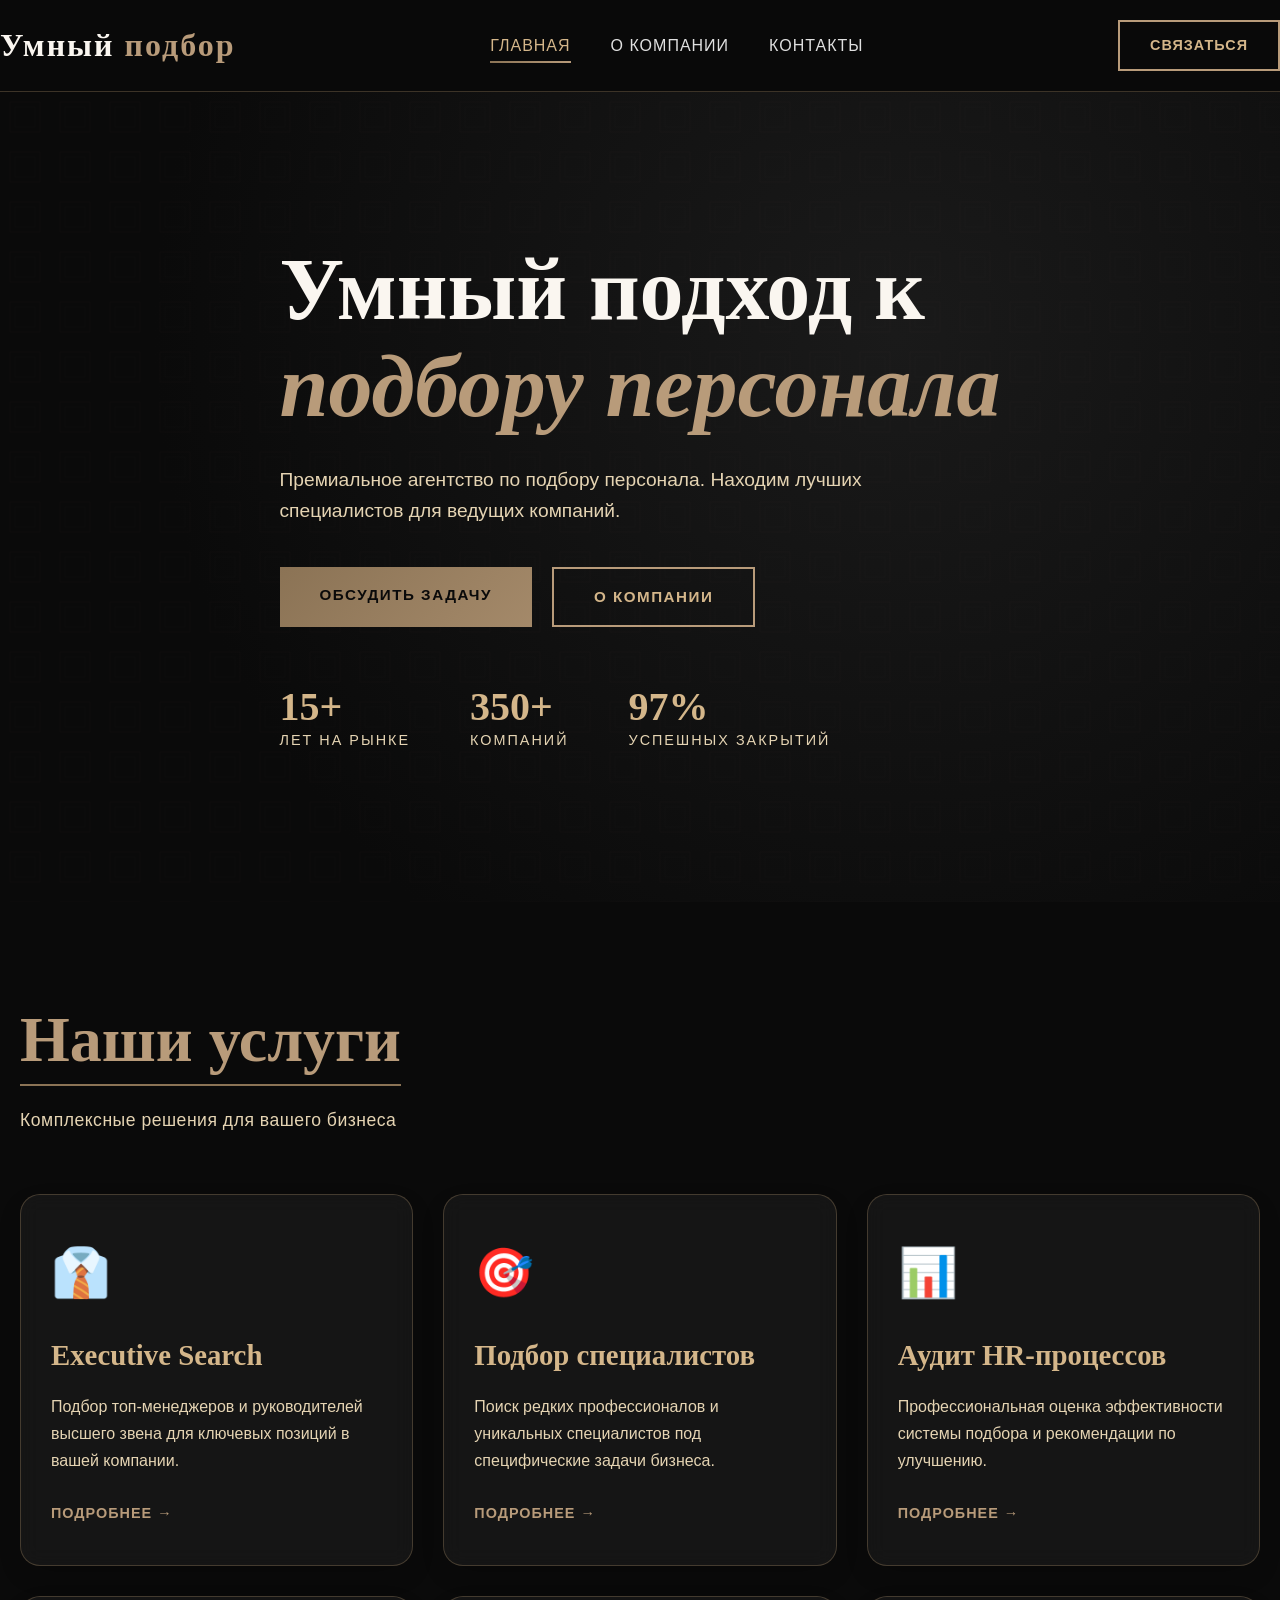
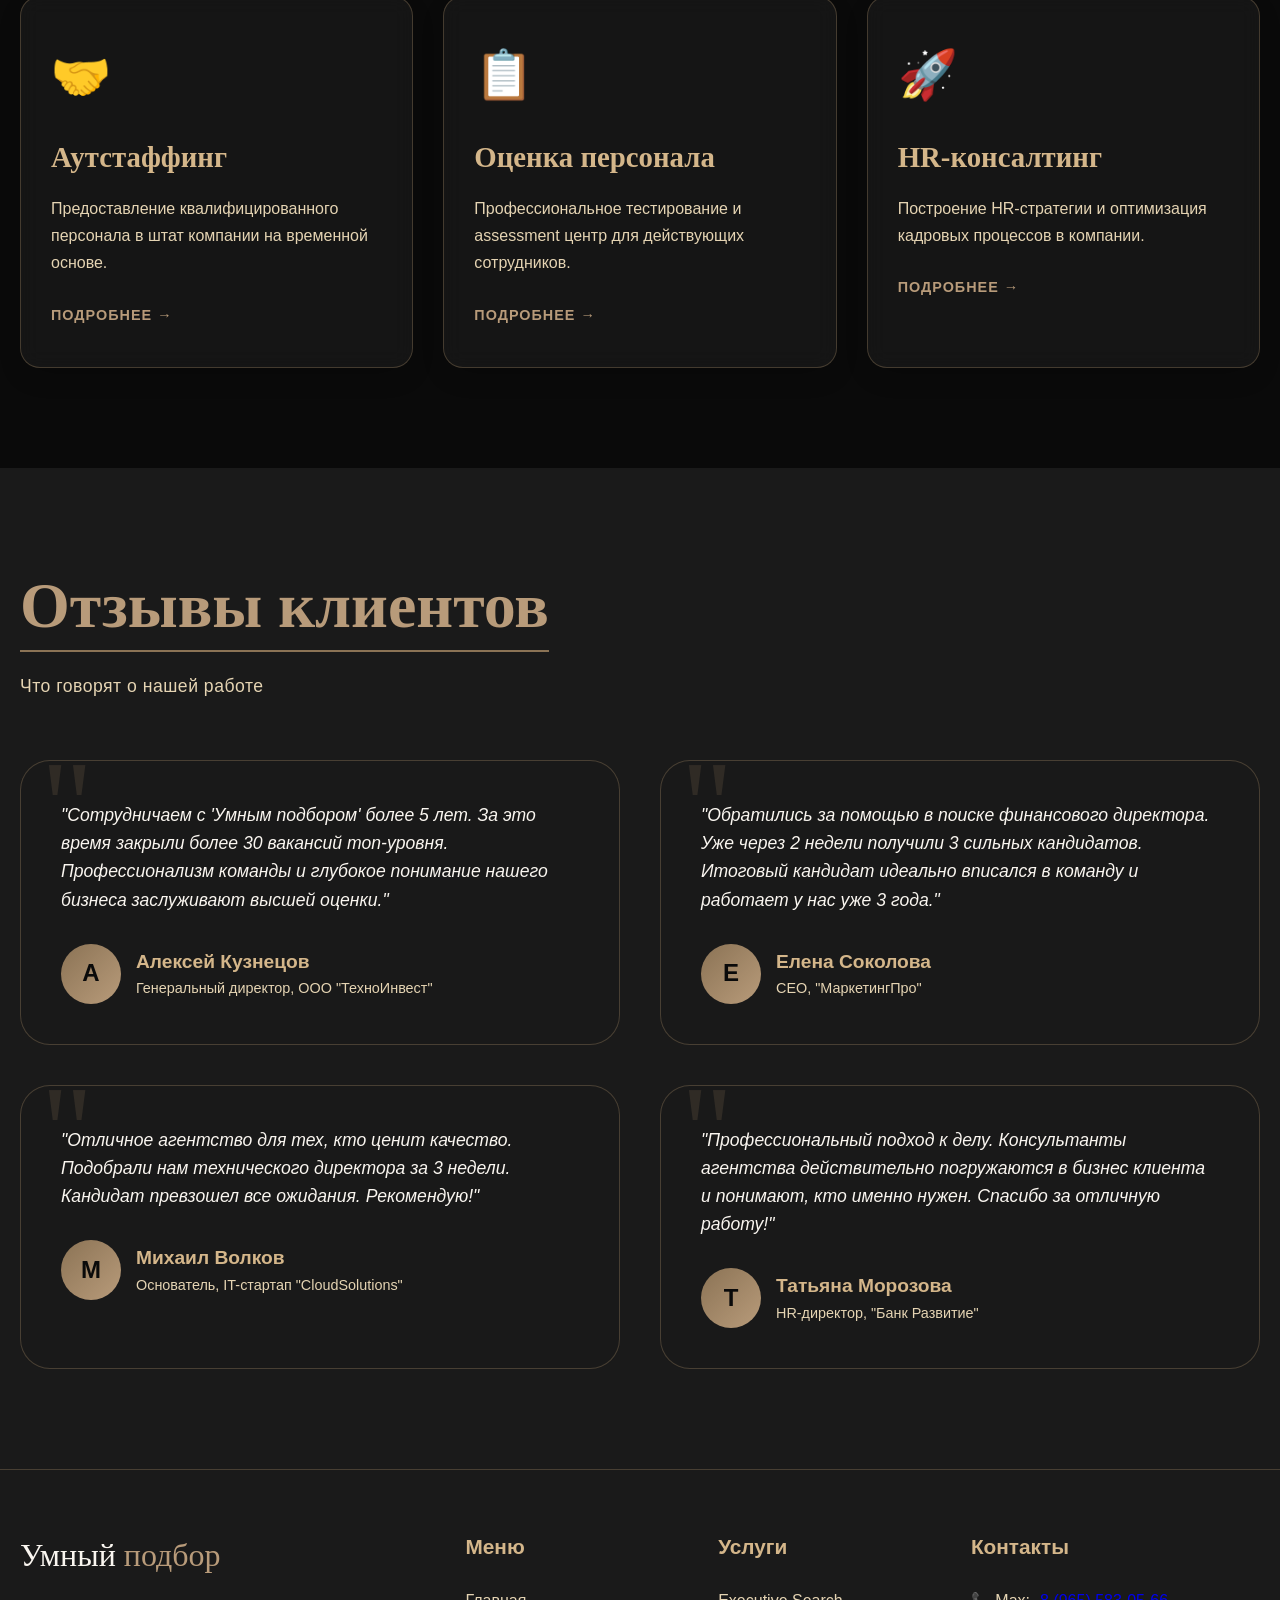
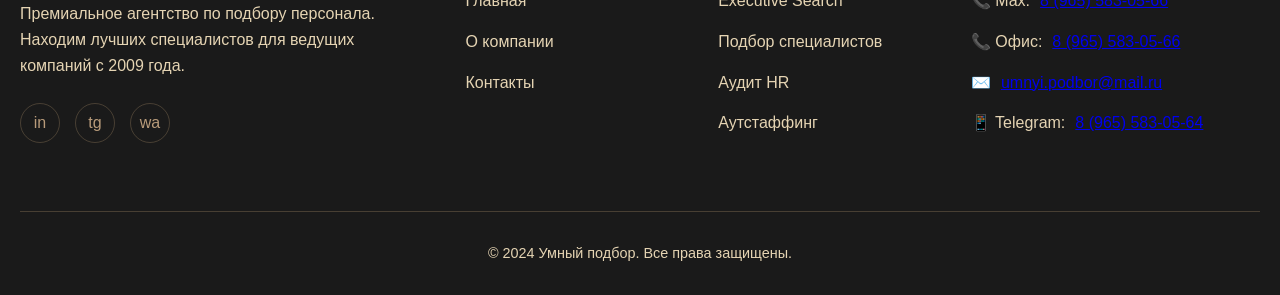
<file: index.html>
<!DOCTYPE html>
<html lang="ru">
<head>
    <meta charset="UTF-8">
    <meta name="viewport" content="width=device-width, initial-scale=1.0">
    <title>Умный подбор | Главная</title>
    <link rel="stylesheet" href="style.css">
</head>
<body>
<!-- Хедер -->
<header class="header" id="header">
    <div class="container header-container">
        <a href="index.html" class="logo">Умный<span> подбор</span></a>

        <nav class="nav">
            <a href="index.html" class="nav-link active">Главная</a>
            <a href="about.html" class="nav-link">О компании</a>
            <a href="contacts.html" class="nav-link">Контакты</a>
        </nav>

        <a href="contacts.html" class="header-cta">Связаться</a>

        <div class="burger" id="burger">
            <span></span>
            <span></span>
            <span></span>
        </div>
    </div>

    <!-- Мобильная навигация -->
    <div class="mobile-nav" id="mobileNav">
        <a href="index.html" class="nav-link active">Главная</a>
        <a href="about.html" class="nav-link">О компании</a>
        <a href="contacts.html" class="nav-link">Контакты</a>
    </div>
</header>

<main>
    <!-- Герой -->
    <section class="hero">
        <div class="container hero-content">
            <h1 class="hero-title fade-up">
                Умный подход к<br>
                <span class="gold-text">подбору персонала</span>
            </h1>
            <p class="hero-description fade-up">Премиальное агентство по подбору персонала. Находим лучших специалистов для ведущих компаний.</p>

            <div class="hero-buttons fade-up">
                <a href="contacts.html" class="btn btn-primary">Обсудить задачу</a>
                <a href="about.html" class="btn btn-outline">О компании</a>
            </div>

            <div class="hero-stats fade-up">
                <div class="stat-item">
                    <span class="stat-number">15+</span>
                    <span class="stat-label">Лет на рынке</span>
                </div>
                <div class="stat-item">
                    <span class="stat-number">350+</span>
                    <span class="stat-label">Компаний</span>
                </div>
                <div class="stat-item">
                    <span class="stat-number">97%</span>
                    <span class="stat-label">Успешных закрытий</span>
                </div>
            </div>
        </div>
    </section>

    <!-- Услуги -->
    <section class="section" id="services">
        <div class="container">
            <h2 class="section-title fade-up"><span>Наши услуги</span></h2>
            <p class="section-subtitle fade-up">Комплексные решения для вашего бизнеса</p>

            <div class="services-grid">
                <article class="service-card fade-up">
                    <div class="service-icon">👔</div>
                    <h3>Executive Search</h3>
                    <p>Подбор топ-менеджеров и руководителей высшего звена для ключевых позиций в вашей компании.</p>
                    <a href="#" class="service-link">Подробнее →</a>
                </article>

                <article class="service-card fade-up">
                    <div class="service-icon">🎯</div>
                    <h3>Подбор специалистов</h3>
                    <p>Поиск редких профессионалов и уникальных специалистов под специфические задачи бизнеса.</p>
                    <a href="#" class="service-link">Подробнее →</a>
                </article>

                <article class="service-card fade-up">
                    <div class="service-icon">📊</div>
                    <h3>Аудит HR-процессов</h3>
                    <p>Профессиональная оценка эффективности системы подбора и рекомендации по улучшению.</p>
                    <a href="#" class="service-link">Подробнее →</a>
                </article>

                <article class="service-card fade-up">
                    <div class="service-icon">🤝</div>
                    <h3>Аутстаффинг</h3>
                    <p>Предоставление квалифицированного персонала в штат компании на временной основе.</p>
                    <a href="#" class="service-link">Подробнее →</a>
                </article>

                <article class="service-card fade-up">
                    <div class="service-icon">📋</div>
                    <h3>Оценка персонала</h3>
                    <p>Профессиональное тестирование и assessment центр для действующих сотрудников.</p>
                    <a href="#" class="service-link">Подробнее →</a>
                </article>

                <article class="service-card fade-up">
                    <div class="service-icon">🚀</div>
                    <h3>HR-консалтинг</h3>
                    <p>Построение HR-стратегии и оптимизация кадровых процессов в компании.</p>
                    <a href="#" class="service-link">Подробнее →</a>
                </article>
            </div>
        </div>
    </section>

    <!-- Отзывы на главной -->
    <section class="section" style="background: var(--rich-black);">
        <div class="container">
            <h2 class="section-title fade-up"><span>Отзывы клиентов</span></h2>
            <p class="section-subtitle fade-up">Что говорят о нашей работе</p>

            <div class="testimonials-grid">
                <div class="testimonial-card fade-up">
                    <p class="testimonial-text">"Сотрудничаем с 'Умным подбором' более 5 лет. За это время закрыли более 30 вакансий топ-уровня. Профессионализм команды и глубокое понимание нашего бизнеса заслуживают высшей оценки."</p>
                    <div class="testimonial-author">
                        <div class="author-avatar">А</div>
                        <div class="author-info">
                            <h4>Алексей Кузнецов</h4>
                            <p>Генеральный директор, ООО "ТехноИнвест"</p>
                        </div>
                    </div>
                </div>

                <div class="testimonial-card fade-up">
                    <p class="testimonial-text">"Обратились за помощью в поиске финансового директора. Уже через 2 недели получили 3 сильных кандидатов. Итоговый кандидат идеально вписался в команду и работает у нас уже 3 года."</p>
                    <div class="testimonial-author">
                        <div class="author-avatar">Е</div>
                        <div class="author-info">
                            <h4>Елена Соколова</h4>
                            <p>CEO, "МаркетингПро"</p>
                        </div>
                    </div>
                </div>

                <div class="testimonial-card fade-up">
                    <p class="testimonial-text">"Отличное агентство для тех, кто ценит качество. Подобрали нам технического директора за 3 недели. Кандидат превзошел все ожидания. Рекомендую!"</p>
                    <div class="testimonial-author">
                        <div class="author-avatar">М</div>
                        <div class="author-info">
                            <h4>Михаил Волков</h4>
                            <p>Основатель, IT-стартап "CloudSolutions"</p>
                        </div>
                    </div>
                </div>

                <div class="testimonial-card fade-up">
                    <p class="testimonial-text">"Профессиональный подход к делу. Консультанты агентства действительно погружаются в бизнес клиента и понимают, кто именно нужен. Спасибо за отличную работу!"</p>
                    <div class="testimonial-author">
                        <div class="author-avatar">Т</div>
                        <div class="author-info">
                            <h4>Татьяна Морозова</h4>
                            <p>HR-директор, "Банк Развитие"</p>
                        </div>
                    </div>
                </div>
            </div>
        </div>
    </section>
</main>

<!-- Футер -->
<footer class="footer">
    <div class="container">
        <div class="footer-grid">
            <div class="footer-about">
                <a href="index.html" class="footer-logo">Умный<span> подбор</span></a>
                <p>Премиальное агентство по подбору персонала. Находим лучших специалистов для ведущих компаний с 2009 года.</p>
                <div class="social-links">
                    <a href="#" class="social-link">in</a>
                    <a href="#" class="social-link">tg</a>
                    <a href="#" class="social-link">wa</a>
                </div>
            </div>

            <div>
                <h3>Меню</h3>
                <ul class="footer-links">
                    <li><a href="index.html">Главная</a></li>
                    <li><a href="about.html">О компании</a></li>
                    <li><a href="contacts.html">Контакты</a></li>
                </ul>
            </div>

            <div>
                <h3>Услуги</h3>
                <ul class="footer-links">
                    <li><a href="#">Executive Search</a></li>
                    <li><a href="#">Подбор специалистов</a></li>
                    <li><a href="#">Аудит HR</a></li>
                    <li><a href="#">Аутстаффинг</a></li>
                </ul>
            </div>

            <div>
                <h3>Контакты</h3>
                <div class="footer-contacts">
                    <p>📞 Max: <a href="tel:+79655830566">8 (965) 583-05-66</a></p>
                    <p>📞 Офис: <a href="tel:+79655830566">8 (965) 583-05-66</a></p>
                    <p>✉️ <a href="mailto:umnyi.podbor@mail.ru">umnyi.podbor@mail.ru</a></p>
                    <p>📱 Telegram: <a href="https://t.me/+79655830564">8 (965) 583-05-64</a></p>
                </div>
            </div>
        </div>

        <div class="footer-bottom">
            <p>© 2024 Умный подбор. Все права защищены.</p>
        </div>
    </div>
</footer>

<script>
    // Бургер-меню
    const burger = document.getElementById('burger');
    const mobileNav = document.getElementById('mobileNav');

    burger.addEventListener('click', () => {
        mobileNav.classList.toggle('active');
        burger.classList.toggle('active');
    });

    // Анимация при скролле
    const fadeElements = document.querySelectorAll('.fade-up');

    const observer = new IntersectionObserver((entries) => {
        entries.forEach(entry => {
            if (entry.isIntersecting) {
                entry.target.classList.add('visible');
            }
        });
    }, { threshold: 0.1 });

    fadeElements.forEach(element => {
        observer.observe(element);
    });

    // Подсветка активного пункта меню
    const currentLocation = window.location.pathname;
    const navLinks = document.querySelectorAll('.nav-link');

    navLinks.forEach(link => {
        if (link.getAttribute('href') === currentLocation.split('/').pop() ||
            (currentLocation.endsWith('/') && link.getAttribute('href') === 'index.html')) {
            link.classList.add('active');
        }
    });
</script>
</body>
</html>
</file>
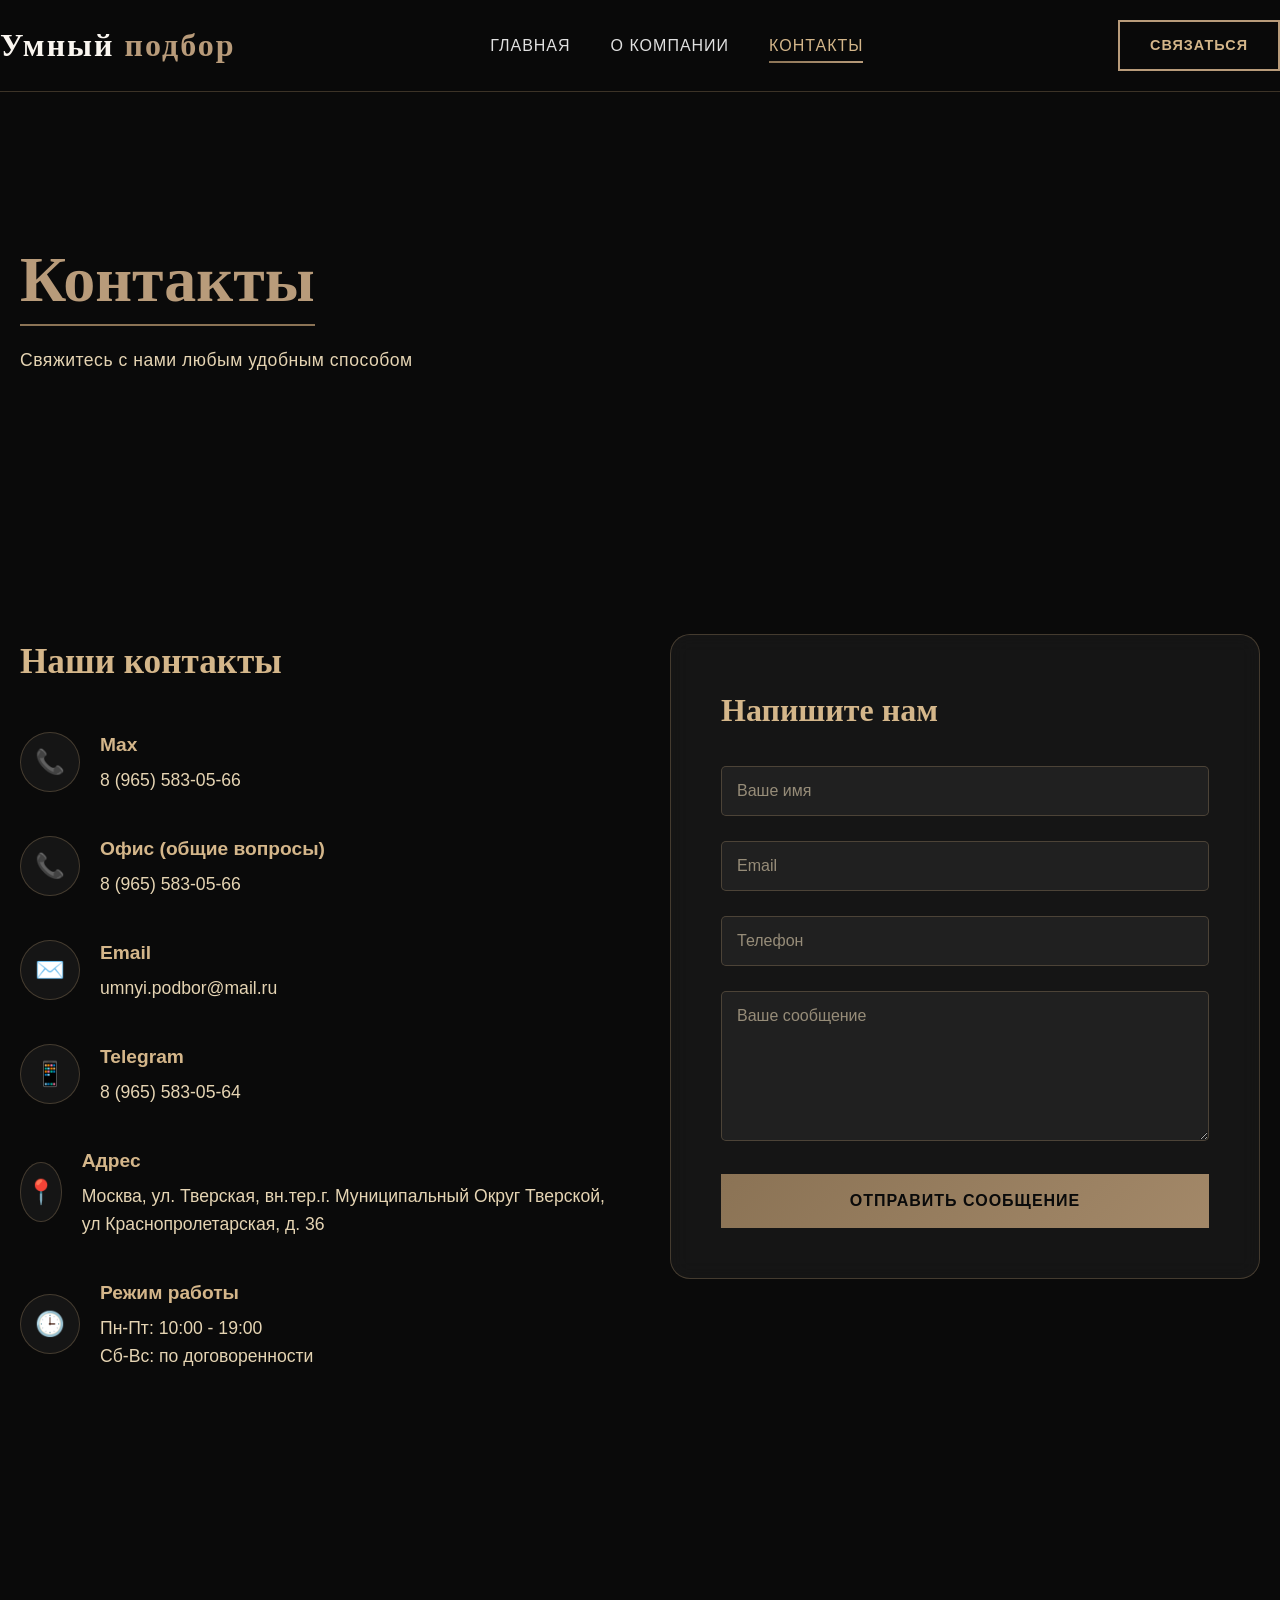
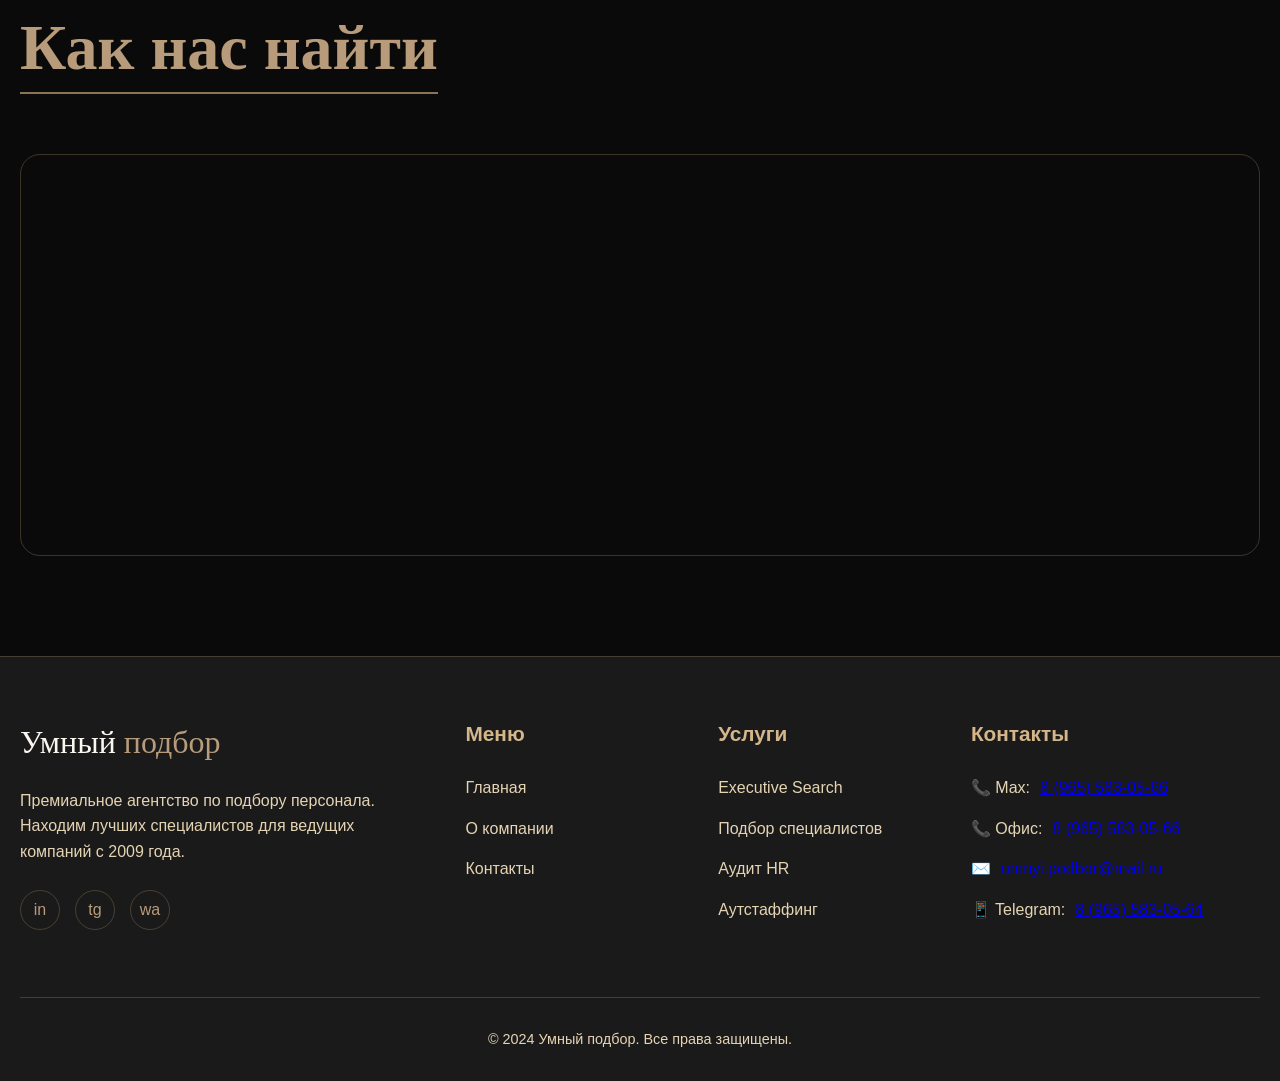
<file: contacts.html>
<!DOCTYPE html>
<html lang="ru">
<head>
    <meta charset="UTF-8">
    <meta name="viewport" content="width=device-width, initial-scale=1.0">
    <title>Умный подбор | Контакты</title>
    <link rel="stylesheet" href="style.css">
</head>
<body>
<!-- Хедер -->
<header class="header" id="header">
    <div class="container header-container">
        <a href="index.html" class="logo">Умный<span> подбор</span></a>

        <nav class="nav">
            <a href="index.html" class="nav-link">Главная</a>
            <a href="about.html" class="nav-link">О компании</a>
            <a href="contacts.html" class="nav-link active">Контакты</a>
        </nav>

        <a href="contacts.html" class="header-cta">Связаться</a>

        <div class="burger" id="burger">
            <span></span>
            <span></span>
            <span></span>
        </div>
    </div>

    <div class="mobile-nav" id="mobileNav">
        <a href="index.html" class="nav-link">Главная</a>
        <a href="about.html" class="nav-link">О компании</a>
        <a href="contacts.html" class="nav-link active">Контакты</a>
    </div>
</header>

<main>
    <!-- Заголовок -->
    <section class="section" style="padding-top: 150px;">
        <div class="container">
            <h1 class="section-title fade-up"><span>Контакты</span></h1>
            <p class="section-subtitle fade-up">Свяжитесь с нами любым удобным способом</p>
        </div>
    </section>

    <!-- Контактная информация и форма -->
    <section class="section">
        <div class="container">
            <div class="contact-grid">
                <div class="contact-info fade-up">
                    <h2 style="font-family: 'Playfair Display'; font-size: 2.2rem; color: var(--light-gold); margin-bottom: 40px;">Наши контакты</h2>

                    <div class="contact-info-item">
                        <div class="contact-icon">📞</div>
                        <div class="contact-text">
                            <h3>Max</h3>
                            <p><a href="tel:+79655830566">8 (965) 583-05-66</a></p>
                        </div>
                    </div>

                    <div class="contact-info-item">
                        <div class="contact-icon">📞</div>
                        <div class="contact-text">
                            <h3>Офис (общие вопросы)</h3>
                            <p><a href="tel:+79655830566">8 (965) 583-05-66</a></p>
                        </div>
                    </div>

                    <div class="contact-info-item">
                        <div class="contact-icon">✉️</div>
                        <div class="contact-text">
                            <h3>Email</h3>
                            <p><a href="mailto:umnyi.podbor@mail.ru">umnyi.podbor@mail.ru</a></p>
                        </div>
                    </div>

                    <div class="contact-info-item">
                        <div class="contact-icon">📱</div>
                        <div class="contact-text">
                            <h3>Telegram</h3>
                            <p><a href="https://t.me/+79655830564">8 (965) 583-05-64</a></p>
                        </div>
                    </div>

                    <div class="contact-info-item">
                        <div class="contact-icon">📍</div>
                        <div class="contact-text">
                            <h3>Адрес</h3>
                            <p>Москва, ул. Тверская, вн.тер.г. Муниципальный Округ Тверской, ул Краснопролетарская, д. 36</p>
                        </div>
                    </div>

                    <div class="contact-info-item">
                        <div class="contact-icon">🕒</div>
                        <div class="contact-text">
                            <h3>Режим работы</h3>
                            <p>Пн-Пт: 10:00 - 19:00</p>
                            <p>Сб-Вс: по договоренности</p>
                        </div>
                    </div>
                </div>

                <div class="contact-form fade-up">
                    <h3 style="font-family: 'Playfair Display'; font-size: 2rem; color: var(--light-gold); margin-bottom: 30px;">Напишите нам</h3>

                    <form id="contactForm">
                        <div class="form-group">
                            <input type="text" placeholder="Ваше имя" required>
                        </div>
                        <div class="form-group">
                            <input type="email" placeholder="Email" required>
                        </div>
                        <div class="form-group">
                            <input type="tel" placeholder="Телефон">
                        </div>
                        <div class="form-group">
                            <textarea placeholder="Ваше сообщение" required></textarea>
                        </div>
                        <button type="submit" class="submit-btn">Отправить сообщение</button>
                    </form>
                </div>
            </div>
        </div>
    </section>

    <!-- Карта -->
    <section class="section">
        <div class="container">
            <h2 class="section-title fade-up"><span>Как нас найти</span></h2>
            <div class="map-container fade-up">
                <iframe src="https://www.google.com/maps/embed?pb=!1m18!1m12!1m3!1d2245.335664675366!2d37.605010315917216!3d55.7713819802549!2m3!1f0!2f0!3f0!3m2!1i1024!2i768!4f13.1!3m3!1m2!1s0x46b54a407b6b1b1d%3A0x7c3f7e3f7e3f7e3f!2z0YPQuy4g0JrRgNCw0YHQvdC-0L_RgNC-0LvQtdGC0LDRgNGB0LrQsNGPLCAzNiwg0JzQvtGB0LrQstCwLCAxMjcyNTg!5e0!3m2!1sru!2sru!4v1700000000000!5m2!1sru!2sru" width="100%" height="400" style="border:0;" allowfullscreen="" loading="lazy" referrerpolicy="no-referrer-when-downgrade"></iframe>            </div>
        </div>
    </section>
</main>

<!-- Футер -->
<footer class="footer">
    <div class="container">
        <div class="footer-grid">
            <div class="footer-about">
                <a href="index.html" class="footer-logo">Умный<span> подбор</span></a>
                <p>Премиальное агентство по подбору персонала. Находим лучших специалистов для ведущих компаний с 2009 года.</p>
                <div class="social-links">
                    <a href="#" class="social-link">in</a>
                    <a href="#" class="social-link">tg</a>
                    <a href="#" class="social-link">wa</a>
                </div>
            </div>

            <div>
                <h3>Меню</h3>
                <ul class="footer-links">
                    <li><a href="index.html">Главная</a></li>
                    <li><a href="about.html">О компании</a></li>
                    <li><a href="contacts.html">Контакты</a></li>
                </ul>
            </div>

            <div>
                <h3>Услуги</h3>
                <ul class="footer-links">
                    <li><a href="#">Executive Search</a></li>
                    <li><a href="#">Подбор специалистов</a></li>
                    <li><a href="#">Аудит HR</a></li>
                    <li><a href="#">Аутстаффинг</a></li>
                </ul>
            </div>

            <div>
                <h3>Контакты</h3>
                <div class="footer-contacts">
                    <p>📞 Max: <a href="tel:+79655830566">8 (965) 583-05-66</a></p>
                    <p>📞 Офис: <a href="tel:+79655830566">8 (965) 583-05-66</a></p>
                    <p>✉️ <a href="mailto:umnyi.podbor@mail.ru">umnyi.podbor@mail.ru</a></p>
                    <p>📱 Telegram: <a href="https://t.me/+79655830564">8 (965) 583-05-64</a></p>
                </div>
            </div>
        </div>

        <div class="footer-bottom">
            <p>© 2024 Умный подбор. Все права защищены.</p>
        </div>
    </div>
</footer>

<script>
    // Бургер-меню
    const burger = document.getElementById('burger');
    const mobileNav = document.getElementById('mobileNav');

    burger.addEventListener('click', () => {
        mobileNav.classList.toggle('active');
        burger.classList.toggle('active');
    });

    // Анимация при скролле
    const fadeElements = document.querySelectorAll('.fade-up');

    const observer = new IntersectionObserver((entries) => {
        entries.forEach(entry => {
            if (entry.isIntersecting) {
                entry.target.classList.add('visible');
            }
        });
    }, { threshold: 0.1 });

    fadeElements.forEach(element => {
        observer.observe(element);
    });

    // Обработка формы
    const form = document.getElementById('contactForm');
    if (form) {
        form.addEventListener('submit', (e) => {
            e.preventDefault();
            alert('Спасибо за обращение! Мы свяжемся с вами в ближайшее время.');
            form.reset();
        });
    }
</script>
</body>
</html>
</file>
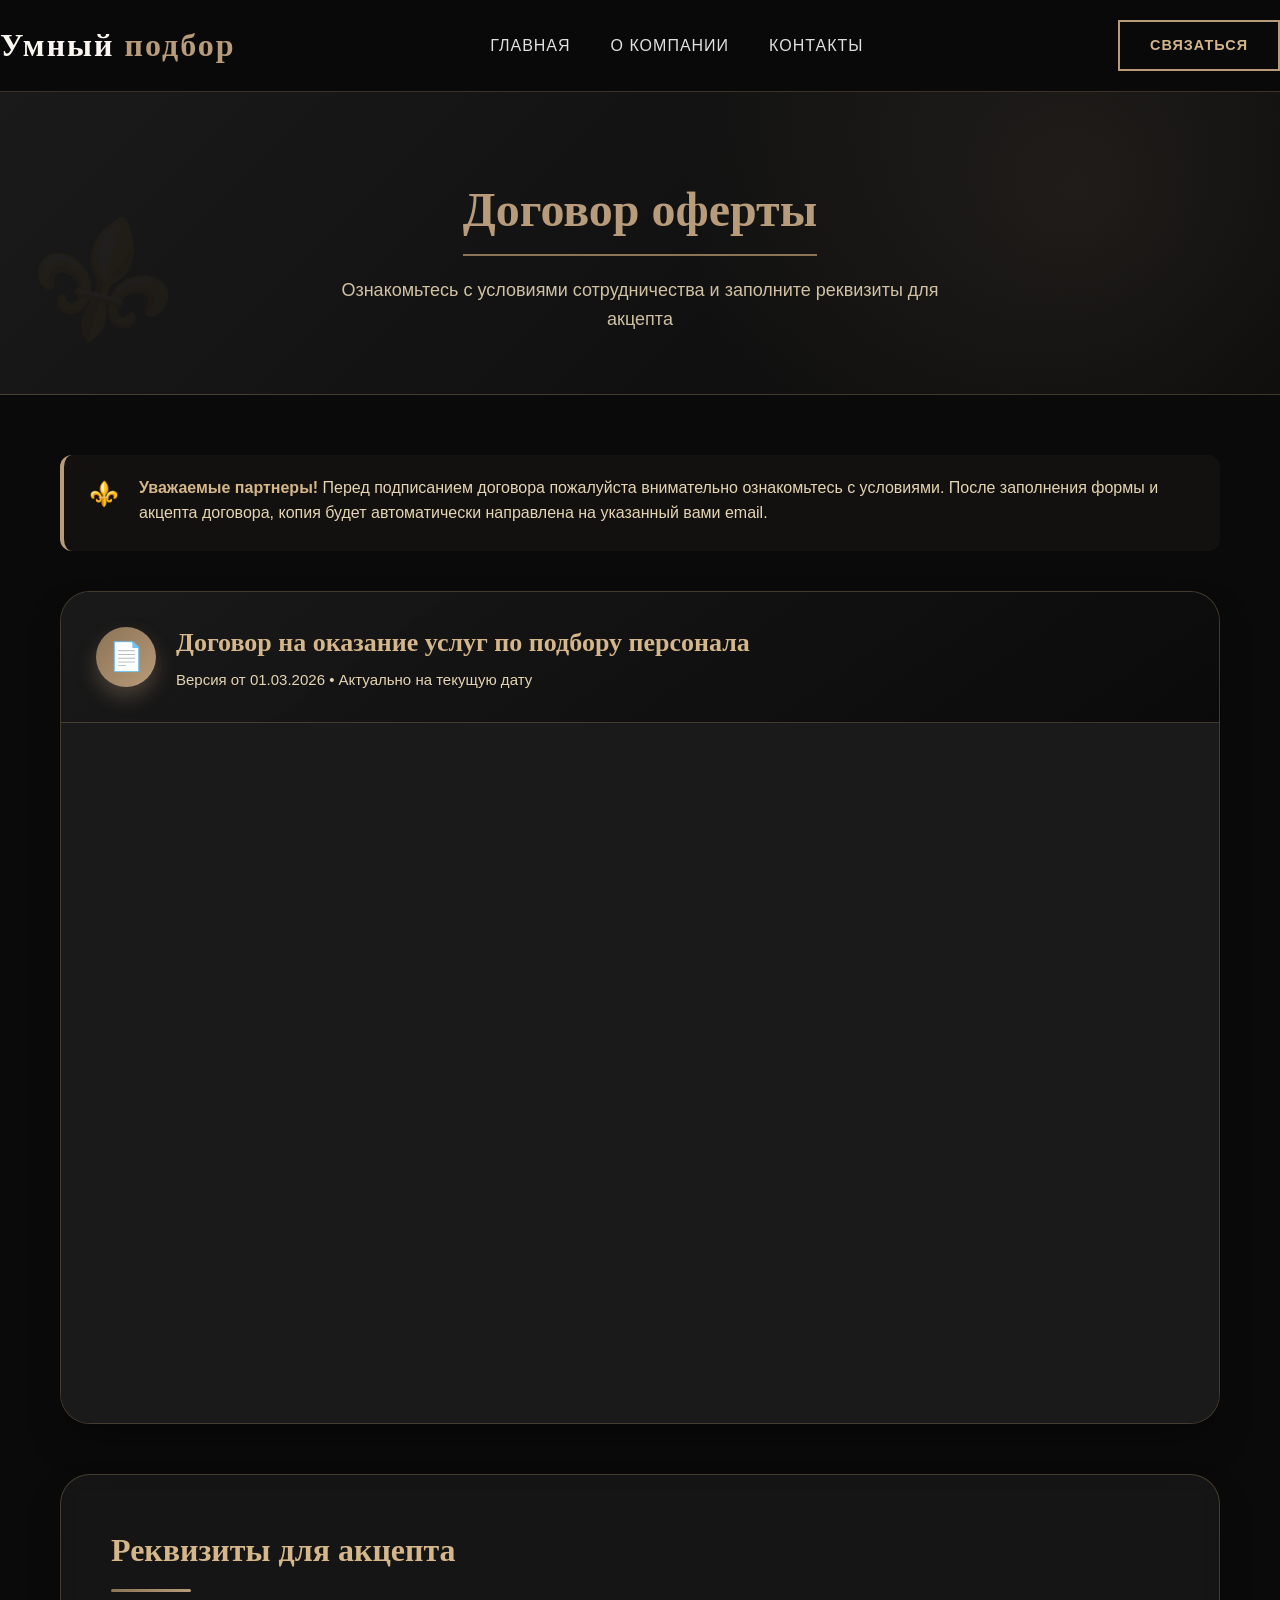
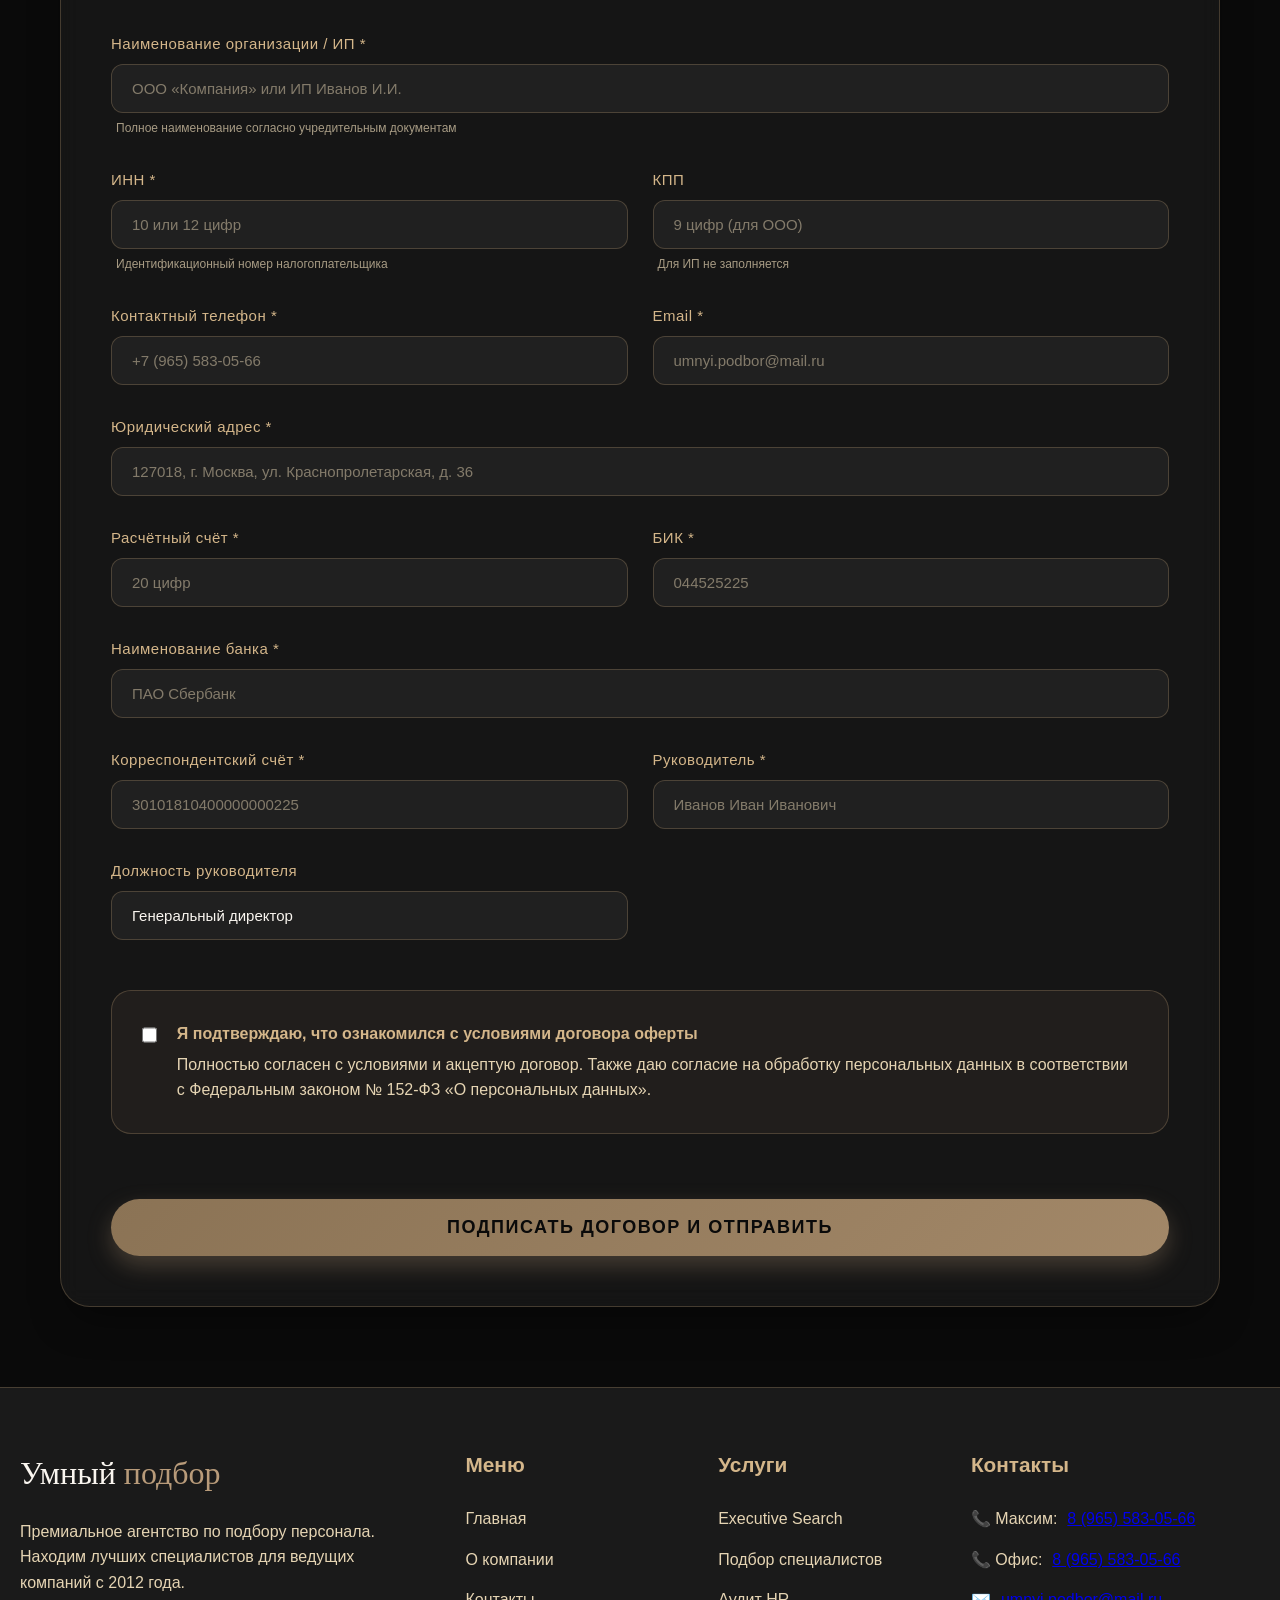
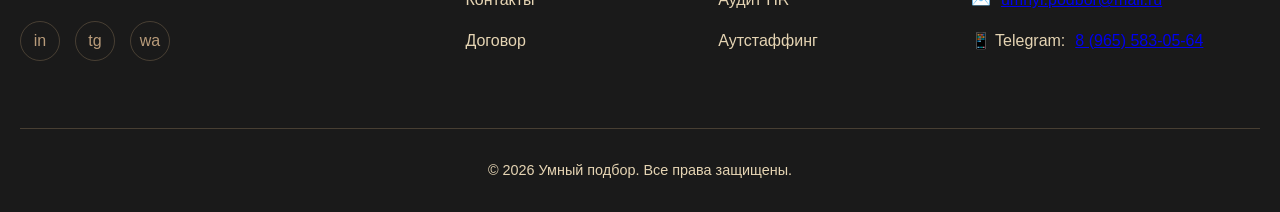
<file: dogovor.html>
<!DOCTYPE html>
<html lang="ru">
<head>
    <meta charset="UTF-8">
    <meta name="viewport" content="width=device-width, initial-scale=1.0">
    <title>Умный подбор — Договор оферты</title>
    <link rel="stylesheet" href="style.css">
    <style>
        /* Специфичные стили только для страницы договора в стиле Умный подбор */
        .contract-page {
            background: var(--deep-ebony);
            min-height: 100vh;
        }

        /* Hero секция в премиальном стиле */
        .contract-hero {
            background: linear-gradient(135deg, var(--rich-black), var(--deep-ebony));
            padding: 80px 0 60px;
            color: var(--cream);
            text-align: center;
            position: relative;
            overflow: hidden;
            border-bottom: 1px solid var(--glass-border);
        }

        .contract-hero::before {
            content: "";
            position: absolute;
            width: 800px;
            height: 800px;
            background: radial-gradient(circle, rgba(184, 155, 122, 0.1) 0%, rgba(0,0,0,0) 70%);
            top: -300px;
            right: -200px;
            border-radius: 50%;
        }

        .contract-hero::after {
            content: "⚜️";
            position: absolute;
            bottom: 20px;
            left: 30px;
            font-size: 120px;
            opacity: 0.03;
            transform: rotate(15deg);
        }

        .contract-hero h1 {
            font-size: 48px;
            margin-bottom: 20px;
            font-family: 'Playfair Display', serif;
            position: relative;
            z-index: 2;
        }

        .contract-hero h1 span {
            color: var(--medium-gold);
            border-bottom: 2px solid var(--dark-gold);
            display: inline-block;
            padding-bottom: 5px;
        }

        .contract-hero p {
            font-size: 18px;
            opacity: 0.9;
            max-width: 600px;
            margin: 0 auto;
            position: relative;
            z-index: 2;
            color: var(--pale-gold);
        }

        .contract-container {
            max-width: 1200px;
            margin: 60px auto 80px;
            padding: 0 20px;
        }

        /* Карточка с PDF в премиум стиле */
        .contract-card {
            background: var(--glass-bg);
            backdrop-filter: blur(10px);
            -webkit-backdrop-filter: blur(10px);
            border: 1px solid var(--glass-border);
            border-radius: 30px;
            overflow: hidden;
            margin-bottom: 50px;
            box-shadow: var(--shadow);
        }

        .contract-card-header {
            padding: 30px 35px;
            background: linear-gradient(145deg, rgba(26, 26, 26, 0.9), rgba(10, 10, 10, 0.95));
            border-bottom: 1px solid var(--glass-border);
            display: flex;
            align-items: center;
            gap: 20px;
        }

        .contract-card-header .icon {
            width: 60px;
            height: 60px;
            background: var(--gold-gradient);
            border-radius: 50%;
            display: flex;
            align-items: center;
            justify-content: center;
            color: var(--deep-ebony);
            font-size: 28px;
            box-shadow: 0 10px 20px rgba(184, 155, 122, 0.3);
        }

        .contract-card-header h2 {
            margin: 0 0 5px 0;
            text-align: left;
            font-size: 26px;
            color: var(--light-gold);
            font-family: 'Playfair Display', serif;
        }

        .contract-card-header p {
            color: var(--pale-gold);
            margin: 0;
            font-size: 15px;
        }

        .pdf-container {
            position: relative;
            width: 100%;
            height: 700px;
            background: var(--rich-black);
        }

        #pdfLoader {
            position: absolute;
            top: 0;
            left: 0;
            width: 100%;
            height: 100%;
            background: var(--rich-black);
            display: flex;
            flex-direction: column;
            justify-content: center;
            align-items: center;
            z-index: 10;
        }

        .loader {
            width: 60px;
            height: 60px;
            border: 4px solid rgba(184, 155, 122, 0.2);
            border-top-color: var(--medium-gold);
            border-right-color: var(--medium-gold);
            border-radius: 50%;
            animation: spin 1s linear infinite;
            margin-bottom: 25px;
        }

        @keyframes spin {
            to { transform: rotate(360deg); }
        }

        #pdfFrame {
            width: 100%;
            height: 100%;
            border: none;
            opacity: 0;
            transition: opacity 0.5s ease;
        }

        /* Форма для реквизитов */
        .form-card {
            background: var(--glass-bg);
            backdrop-filter: blur(10px);
            -webkit-backdrop-filter: blur(10px);
            border: 1px solid var(--glass-border);
            border-radius: 30px;
            padding: 50px;
            box-shadow: var(--shadow);
        }

        .form-title {
            font-size: 32px;
            margin-bottom: 40px;
            color: var(--light-gold);
            font-family: 'Playfair Display', serif;
            position: relative;
            padding-bottom: 15px;
        }

        .form-title::after {
            content: "";
            position: absolute;
            bottom: 0;
            left: 0;
            width: 80px;
            height: 3px;
            background: var(--gold-gradient);
            border-radius: 2px;
        }

        .form-grid {
            display: grid;
            grid-template-columns: repeat(2, 1fr);
            gap: 25px;
        }

        .form-group {
            margin-bottom: 5px;
        }

        .form-group.full-width {
            grid-column: span 2;
        }

        .form-group label {
            display: block;
            margin-bottom: 8px;
            font-weight: 500;
            color: var(--light-gold);
            font-size: 15px;
            letter-spacing: 0.5px;
        }

        .form-group input,
        .form-group select {
            width: 100%;
            padding: 15px 20px;
            background: rgba(255, 255, 255, 0.05);
            border: 1px solid var(--glass-border);
            border-radius: 12px;
            font-size: 15px;
            transition: all 0.3s ease;
            color: var(--cream);
            font-family: 'Inter', sans-serif;
        }

        .form-group input:focus,
        .form-group select:focus {
            border-color: var(--medium-gold);
            background: rgba(255, 255, 255, 0.1);
            box-shadow: 0 0 0 4px rgba(184, 155, 122, 0.15);
            outline: none;
        }

        .form-group input::placeholder {
            color: var(--pale-gold);
            opacity: 0.5;
        }

        .field-hint {
            font-size: 12px;
            color: var(--pale-gold);
            opacity: 0.7;
            margin-top: 6px;
            padding-left: 5px;
        }

        .checkbox-group {
            grid-column: span 2;
            background: rgba(184, 155, 122, 0.08);
            padding: 30px;
            border-radius: 20px;
            margin: 20px 0 15px;
            display: flex;
            align-items: flex-start;
            gap: 20px;
            border: 1px solid var(--glass-border);
        }

        .checkbox-group input {
            width: 22px;
            height: 22px;
            margin-top: 3px;
            accent-color: var(--medium-gold);
            cursor: pointer;
        }

        .checkbox-group label {
            font-weight: 400;
            color: var(--pale-gold);
            line-height: 1.6;
            margin: 0;
            cursor: pointer;
        }

        .checkbox-group label strong {
            color: var(--light-gold);
            display: block;
            margin-bottom: 5px;
        }

        .btn-contract {
            grid-column: span 2;
            background: var(--gold-gradient);
            color: var(--deep-ebony);
            border: none;
            padding: 18px 30px;
            border-radius: 50px;
            font-size: 18px;
            font-weight: 600;
            cursor: pointer;
            transition: all 0.4s ease;
            margin-top: 25px;
            box-shadow: 0 10px 25px rgba(184, 155, 122, 0.3);
            text-transform: uppercase;
            letter-spacing: 1.5px;
            background-size: 200% auto;
        }

        .btn-contract:hover {
            background-position: right center;
            transform: translateY(-3px);
            box-shadow: 0 15px 35px rgba(184, 155, 122, 0.4);
        }

        /* Уведомление об успехе */
        .success-message {
            position: fixed;
            top: 50%;
            left: 50%;
            transform: translate(-50%, -50%);
            background: var(--rich-black);
            padding: 50px;
            border-radius: 30px;
            box-shadow: 0 30px 60px rgba(0,0,0,0.5);
            z-index: 10000;
            text-align: center;
            max-width: 500px;
            animation: slideUp 0.5s ease;
            border: 1px solid var(--medium-gold);
            backdrop-filter: blur(10px);
        }

        .success-icon {
            width: 80px;
            height: 80px;
            background: var(--gold-gradient);
            border-radius: 50%;
            display: flex;
            align-items: center;
            justify-content: center;
            margin: 0 auto 25px;
            font-size: 40px;
            color: var(--deep-ebony);
            box-shadow: 0 10px 25px rgba(184, 155, 122, 0.3);
        }

        .success-message h3 {
            font-size: 28px;
            margin-bottom: 15px;
            color: var(--light-gold);
            font-family: 'Playfair Display', serif;
        }

        .success-message p {
            color: var(--pale-gold);
            line-height: 1.6;
            margin-bottom: 20px;
        }

        .success-message .highlight {
            background: rgba(184, 155, 122, 0.15);
            padding: 12px;
            border-radius: 10px;
            border: 1px solid var(--glass-border);
            margin: 20px 0;
            font-family: monospace;
            font-size: 14px;
        }

        .btn-close {
            background: transparent;
            border: 2px solid var(--medium-gold);
            color: var(--light-gold);
            padding: 12px 35px;
            border-radius: 50px;
            font-weight: 600;
            cursor: pointer;
            transition: all 0.3s ease;
            margin-top: 15px;
            text-transform: uppercase;
            letter-spacing: 1px;
            font-size: 14px;
        }

        .btn-close:hover {
            background: var(--medium-gold);
            color: var(--deep-ebony);
        }

        @keyframes slideUp {
            from {
                opacity: 0;
                transform: translate(-50%, -30%);
            }
            to {
                opacity: 1;
                transform: translate(-50%, -50%);
            }
        }

        /* Дополнительная информация */
        .contract-info {
            background: rgba(184, 155, 122, 0.05);
            border-left: 4px solid var(--medium-gold);
            padding: 20px 25px;
            border-radius: 12px;
            margin-bottom: 40px;
            display: flex;
            gap: 20px;
            align-items: flex-start;
        }

        .contract-info-icon {
            font-size: 24px;
            color: var(--medium-gold);
        }

        .contract-info-text p {
            color: var(--pale-gold);
            margin-bottom: 5px;
            line-height: 1.6;
        }

        .contract-info-text strong {
            color: var(--light-gold);
        }

        /* Адаптивность */
        @media (max-width: 992px) {
            .contract-hero h1 {
                font-size: 38px;
            }

            .form-grid {
                grid-template-columns: 1fr;
            }

            .form-group.full-width,
            .checkbox-group,
            .btn-contract {
                grid-column: span 1;
            }
        }

        @media (max-width: 768px) {
            .contract-hero {
                padding: 60px 0 40px;
            }

            .contract-hero h1 {
                font-size: 32px;
            }

            .contract-container {
                margin: 40px auto 60px;
            }

            .pdf-container {
                height: 500px;
            }

            .contract-card-header {
                flex-direction: column;
                text-align: center;
                padding: 25px;
            }

            .form-card {
                padding: 30px;
            }

            .checkbox-group {
                flex-direction: column;
                align-items: flex-start;
                padding: 20px;
            }

            .success-message {
                width: 90%;
                padding: 30px;
            }
        }

        @media (max-width: 480px) {
            .pdf-container {
                height: 400px;
            }

            .form-title {
                font-size: 26px;
            }

            .btn-contract {
                font-size: 16px;
                padding: 15px 20px;
            }
        }
    </style>
</head>
<body>
<!-- Хедер (такой же как на других страницах) -->
<header class="header" id="header">
    <div class="container header-container">
        <a href="index.html" class="logo">Умный<span> подбор</span></a>

        <nav class="nav">
            <a href="index.html" class="nav-link">Главная</a>
            <a href="about.html" class="nav-link">О компании</a>
            <a href="contacts.html" class="nav-link">Контакты</a>
        </nav>

        <a href="contacts.html" class="header-cta">Связаться</a>

        <div class="burger" id="burger">
            <span></span>
            <span></span>
            <span></span>
        </div>
    </div>

    <!-- Мобильная навигация -->
    <div class="mobile-nav" id="mobileNav">
        <a href="index.html" class="nav-link">Главная</a>
        <a href="about.html" class="nav-link">О компании</a>
        <a href="contacts.html" class="nav-link">Контакты</a>
    </div>
</header>

<main class="contract-page">
    <!-- Hero секция -->
    <section class="contract-hero">
        <div class="container">
            <h1><span>Договор оферты</span></h1>
            <p>Ознакомьтесь с условиями сотрудничества и заполните реквизиты для акцепта</p>
        </div>
    </section>

    <div class="contract-container">
        <!-- Информационный блок -->
        <div class="contract-info fade-up">
            <div class="contract-info-icon">⚜️</div>
            <div class="contract-info-text">
                <p><strong>Уважаемые партнеры!</strong> Перед подписанием договора пожалуйста внимательно ознакомьтесь с условиями. После заполнения формы и акцепта договора, копия будет автоматически направлена на указанный вами email.</p>
            </div>
        </div>

        <!-- Блок с PDF договором -->
        <div class="contract-card fade-up">
            <div class="contract-card-header">
                <div class="icon">📄</div>
                <div>
                    <h2>Договор на оказание услуг по подбору персонала</h2>
                    <p>Версия от 01.03.2026 • Актуально на текущую дату</p>
                </div>
            </div>

            <div class="pdf-container">
                <div id="pdfLoader">
                    <div class="loader"></div>
                    <p style="color: var(--pale-gold);">Загружаем договор...</p>
                </div>

                <!-- Здесь ЗАМЕНИТЕ ссылку на ваш PDF -->
                <iframe
                        id="pdfFrame"
                        src="https://docs.google.com/viewer?url=https://www.umnyipodbor.ru/doc/dogovor.pdf&embedded=true&toolbar=0&navpanes=0&hl=ru"
                        style="position: absolute; top: 0; left: 0; width: 100%; height: 100%; border: none; opacity: 0; transition: opacity 0.3s;"
                        onload="document.getElementById('pdfLoader').style.display='none'; this.style.opacity='1';"
                        title="Договор оферты Умный подбор"
                        allowfullscreen>
                </iframe>
            </div>
        </div>

        <!-- Форма для реквизитов -->
        <div class="form-card fade-up">
            <h2 class="form-title">Реквизиты для акцепта</h2>

            <form id="contractForm">
                <div class="form-grid">
                    <!-- ИП / Юридическое лицо -->
                    <div class="form-group full-width">
                        <label for="companyName">Наименование организации / ИП *</label>
                        <input type="text" id="companyName" name="companyName" placeholder="ООО «Компания» или ИП Иванов И.И." required>
                        <div class="field-hint">Полное наименование согласно учредительным документам</div>
                    </div>

                    <!-- ИНН -->
                    <div class="form-group">
                        <label for="inn">ИНН *</label>
                        <input type="text" id="inn" name="inn" placeholder="10 или 12 цифр" maxlength="12" required>
                        <div class="field-hint">Идентификационный номер налогоплательщика</div>
                    </div>

                    <!-- КПП (для юрлиц) -->
                    <div class="form-group">
                        <label for="kpp">КПП</label>
                        <input type="text" id="kpp" name="kpp" placeholder="9 цифр (для ООО)">
                        <div class="field-hint">Для ИП не заполняется</div>
                    </div>

                    <!-- Телефон -->
                    <div class="form-group">
                        <label for="phone">Контактный телефон *</label>
                        <input type="tel" id="phone" name="phone" placeholder="+7 (965) 583-05-66" required>
                    </div>

                    <!-- Email -->
                    <div class="form-group">
                        <label for="email">Email *</label>
                        <input type="email" id="email" name="email" placeholder="umnyi.podbor@mail.ru" required>
                    </div>

                    <!-- Юридический адрес -->
                    <div class="form-group full-width">
                        <label for="legalAddress">Юридический адрес *</label>
                        <input type="text" id="legalAddress" name="legalAddress" placeholder="127018, г. Москва, ул. Краснопролетарская, д. 36" required>
                    </div>

                    <!-- Расчётный счёт -->
                    <div class="form-group">
                        <label for="account">Расчётный счёт *</label>
                        <input type="text" id="account" name="account" placeholder="20 цифр" maxlength="20" required>
                    </div>

                    <!-- БИК -->
                    <div class="form-group">
                        <label for="bik">БИК *</label>
                        <input type="text" id="bik" name="bik" placeholder="044525225" maxlength="9" required>
                    </div>

                    <!-- Банк -->
                    <div class="form-group full-width">
                        <label for="bank">Наименование банка *</label>
                        <input type="text" id="bank" name="bank" placeholder="ПАО Сбербанк" required>
                    </div>

                    <!-- Корр. счёт -->
                    <div class="form-group">
                        <label for="corrAccount">Корреспондентский счёт *</label>
                        <input type="text" id="corrAccount" name="corrAccount" placeholder="30101810400000000225" maxlength="20" required>
                    </div>

                    <!-- Директор / Представитель -->
                    <div class="form-group">
                        <label for="director">Руководитель *</label>
                        <input type="text" id="director" name="director" placeholder="Иванов Иван Иванович" required>
                    </div>

                    <!-- Должность руководителя -->
                    <div class="form-group">
                        <label for="directorPosition">Должность руководителя</label>
                        <input type="text" id="directorPosition" name="directorPosition" value="Генеральный директор">
                    </div>

                    <!-- Блок согласия -->
                    <div class="checkbox-group">
                        <input type="checkbox" id="consent" name="consent" required>
                        <label for="consent">
                            <strong>Я подтверждаю, что ознакомился с условиями договора оферты</strong>
                            Полностью согласен с условиями и акцептую договор. Также даю согласие на обработку персональных данных в соответствии с Федеральным законом № 152-ФЗ «О персональных данных».
                        </label>
                    </div>

                    <!-- Кнопка отправки -->
                    <button type="submit" class="btn-contract">Подписать договор и отправить</button>
                </div>
            </form>
        </div>
    </div>
</main>

<!-- Футер -->
<footer class="footer">
    <div class="container">
        <div class="footer-grid">
            <div class="footer-about">
                <a href="index.html" class="footer-logo">Умный<span> подбор</span></a>
                <p>Премиальное агентство по подбору персонала. Находим лучших специалистов для ведущих компаний с 2012 года.</p>
                <div class="social-links">
                    <a href="#" class="social-link">in</a>
                    <a href="#" class="social-link">tg</a>
                    <a href="#" class="social-link">wa</a>
                </div>
            </div>

            <div>
                <h3>Меню</h3>
                <ul class="footer-links">
                    <li><a href="index.html">Главная</a></li>
                    <li><a href="about.html">О компании</a></li>
                    <li><a href="contacts.html">Контакты</a></li>
                    <li><a href="dogovor.html">Договор</a></li>
                </ul>
            </div>

            <div>
                <h3>Услуги</h3>
                <ul class="footer-links">
                    <li><a href="#">Executive Search</a></li>
                    <li><a href="#">Подбор специалистов</a></li>
                    <li><a href="#">Аудит HR</a></li>
                    <li><a href="#">Аутстаффинг</a></li>
                </ul>
            </div>

            <div>
                <h3>Контакты</h3>
                <div class="footer-contacts">
                    <p>📞 Максим: <a href="tel:+79655830566">8 (965) 583-05-66</a></p>
                    <p>📞 Офис: <a href="tel:+79655830566">8 (965) 583-05-66</a></p>
                    <p>✉️ <a href="mailto:umnyi.podbor@mail.ru">umnyi.podbor@mail.ru</a></p>
                    <p>📱 Telegram: <a href="https://t.me/+79655830564">8 (965) 583-05-64</a></p>
                </div>
            </div>
        </div>

        <div class="footer-bottom">
            <p>© 2026 Умный подбор. Все права защищены.</p>
        </div>
    </div>
</footer>

<script>
    document.addEventListener('DOMContentLoaded', function() {
        // Бургер меню
        const burger = document.getElementById('burger');
        const mobileNav = document.getElementById('mobileNav');

        if (burger && mobileNav) {
            burger.addEventListener('click', () => {
                mobileNav.classList.toggle('active');
                burger.classList.toggle('active');
            });
        }

        // Анимация при скролле
        const fadeElements = document.querySelectorAll('.fade-up');
        const observer = new IntersectionObserver((entries) => {
            entries.forEach(entry => {
                if (entry.isIntersecting) {
                    entry.target.classList.add('visible');
                }
            });
        }, { threshold: 0.1 });

        fadeElements.forEach(element => {
            observer.observe(element);
        });

        // Обработка формы договора
        const form = document.getElementById('contractForm');

        if (form) {
            form.addEventListener('submit', function(e) {
                e.preventDefault();

                // Сбор данных
                const formData = {
                    companyName: document.getElementById('companyName').value.trim(),
                    inn: document.getElementById('inn').value.trim(),
                    kpp: document.getElementById('kpp')?.value.trim() || '',
                    phone: document.getElementById('phone').value.trim(),
                    email: document.getElementById('email').value.trim(),
                    legalAddress: document.getElementById('legalAddress').value.trim(),
                    account: document.getElementById('account').value.trim(),
                    bik: document.getElementById('bik').value.trim(),
                    bank: document.getElementById('bank').value.trim(),
                    corrAccount: document.getElementById('corrAccount').value.trim(),
                    director: document.getElementById('director').value.trim(),
                    directorPosition: document.getElementById('directorPosition').value.trim(),
                    consent: document.getElementById('consent').checked,
                    timestamp: new Date().toLocaleString('ru-RU')
                };

                // Проверка обязательных полей
                for (let key in formData) {
                    if (key !== 'kpp' && key !== 'consent' && key !== 'directorPosition' && typeof formData[key] === 'string' && !formData[key]) {
                        alert('Пожалуйста, заполните все обязательные поля');
                        return;
                    }
                }

                // Валидация ИНН
                const inn = formData.inn;
                if (!/^\d{10}$/.test(inn) && !/^\d{12}$/.test(inn)) {
                    alert('ИНН должен содержать 10 или 12 цифр');
                    return;
                }

                // Валидация БИК (9 цифр)
                if (!/^\d{9}$/.test(formData.bik)) {
                    alert('БИК должен состоять из 9 цифр');
                    return;
                }

                // Валидация расчетного счета (20 цифр)
                if (!/^\d{20}$/.test(formData.account)) {
                    alert('Расчетный счет должен состоять из 20 цифр');
                    return;
                }

                // Валидация корр. счета (20 цифр)
                if (!/^\d{20}$/.test(formData.corrAccount)) {
                    alert('Корреспондентский счет должен состоять из 20 цифр');
                    return;
                }

                // Валидация email
                const emailRegex = /^[^\s@]+@[^\s@]+\.[^\s@]+$/;
                if (!emailRegex.test(formData.email)) {
                    alert('Введите корректный email');
                    return;
                }

                // Если всё ок — показываем успех
                showSuccessMessage(formData);

                // Логируем в консоль (для отладки)
                console.log('Данные договора:', formData);

                // Здесь можно добавить отправку на сервер
            });
        }

        function showSuccessMessage(data) {
            // Создаём сообщение об успехе
            const messageDiv = document.createElement('div');
            messageDiv.className = 'success-message';

            const shortName = data.companyName.length > 30
                ? data.companyName.substring(0, 30) + '...'
                : data.companyName;

            const requestNumber = 'УП-' + Math.floor(Math.random() * 10000);

            messageDiv.innerHTML = `
                    <div class="success-icon">✓</div>
                    <h3>Договор подписан!</h3>
                    <p><strong>${shortName}</strong>, благодарим за сотрудничество!</p>
                    <div class="highlight">
                        📋 Номер заявки: ${requestNumber}<br>
                        📅 ${new Date().toLocaleDateString('ru-RU')}
                    </div>
                    <button class="btn-close" onclick="this.closest('.success-message').remove()">Закрыть</button>
                `;

            document.body.appendChild(messageDiv);

            // Автоматически убираем через 10 секунд
            setTimeout(() => {
                if (messageDiv.parentElement) {
                    messageDiv.remove();
                }
            }, 10000);
        }

        // Обработка ошибки загрузки PDF
        const pdfFrame = document.getElementById('pdfFrame');
        if (pdfFrame) {
            pdfFrame.addEventListener('error', function() {
                document.getElementById('pdfLoader').innerHTML = `
                        <div style="color: var(--light-gold); text-align: center;">
                            <div style="font-size: 50px; margin-bottom: 20px; color: var(--medium-gold);">📄</div>
                            <p style="font-size: 18px; margin-bottom: 15px;">Не удалось загрузить договор</p>
                            <p style="color: var(--pale-gold); margin-bottom: 20px;">
                                <a href="#" style="color: var(--medium-gold); text-decoration: underline;">
                                    Скачать договор PDF
                                </a>
                            </p>
                        </div>
                    `;
            });
        }
    });
</script>
</body>
</html>
</file>
<file: style.css>
/* ===== style.css ===== */
* {
    margin: 0;
    padding: 0;
    box-sizing: border-box;
}

@import url('https://fonts.googleapis.com/css2?family=Inter:opsz,wght@14..32,300;14..32,400;14..32,500;14..32,600;14..32,700&family=Playfair+Display:wght@400;500;600;700&display=swap');

:root {
    --deep-ebony: #0A0A0A;
    --rich-black: #1A1A1A;
    --dark-gold: #8B7355;
    --medium-gold: #B89B7A;
    --light-gold: #D4B68A;
    --pale-gold: #E5D4B3;
    --cream: #FAF6F0;
    --text-dark: #1E1E1E;
    --text-light: #E0E0E0;
    --glass-bg: rgba(26, 26, 26, 0.7);
    --glass-border: rgba(180, 150, 110, 0.3);
    --shadow: 0 20px 40px -15px rgba(0, 0, 0, 0.5);
    --gold-gradient: linear-gradient(135deg, var(--dark-gold), var(--medium-gold));
}

body {
    font-family: 'Inter', sans-serif;
    background-color: var(--deep-ebony);
    color: var(--text-light);
    line-height: 1.6;
    scroll-behavior: smooth;
    overflow-x: hidden;
    min-height: 100vh;
    display: flex;
    flex-direction: column;
}

main {
    flex: 1;
}

/* Кастомный скроллбар */
::-webkit-scrollbar {
    width: 10px;
}

::-webkit-scrollbar-track {
    background: var(--rich-black);
}

::-webkit-scrollbar-thumb {
    background: var(--dark-gold);
    border-radius: 5px;
}

::-webkit-scrollbar-thumb:hover {
    background: var(--medium-gold);
}

/* ===== УТИЛИТЫ ===== */
.container {
    max-width: 1400px;
    margin: 0 auto;
    padding: 0 20px;
}

.section {
    padding: 100px 0;
}

.section-title {
    font-family: 'Playfair Display', serif;
    font-size: clamp(2.5rem, 5vw, 4rem);
    font-weight: 600;
    margin-bottom: 20px;
    line-height: 1.2;
}

.section-title span {
    color: var(--medium-gold);
    border-bottom: 2px solid var(--dark-gold);
    display: inline-block;
    padding-bottom: 5px;
}

.section-subtitle {
    font-size: 1.1rem;
    color: var(--pale-gold);
    max-width: 600px;
    margin-bottom: 60px;
    font-weight: 300;
    letter-spacing: 0.5px;
}

/* Анимация появления при скролле */
.fade-up {
    opacity: 0;
    transform: translateY(30px);
    transition: opacity 0.8s ease, transform 0.8s ease;
}

.fade-up.visible {
    opacity: 1;
    transform: translateY(0);
}

/* ===== ХЕДЕР ===== */
.header {
    position: sticky;
    top: 0;
    width: 100%;
    z-index: 1000;
    background: rgba(10, 10, 10, 0.85);
    backdrop-filter: blur(12px);
    -webkit-backdrop-filter: blur(12px);
    border-bottom: 1px solid var(--glass-border);
    transition: all 0.3s ease;
}

.header.scrolled {
    background: var(--deep-ebony);
    box-shadow: 0 5px 30px rgba(0, 0, 0, 0.5);
}

.header-container {
    display: flex;
    justify-content: space-between;
    align-items: center;
    padding: 20px 0;
}

.logo {
    font-family: 'Playfair Display', serif;
    font-size: 2rem;
    font-weight: 700;
    color: var(--cream);
    text-decoration: none;
    letter-spacing: 2px;
}

.logo span {
    color: var(--medium-gold);
}

.nav {
    display: flex;
    gap: 40px;
}

.nav-link {
    color: var(--text-light);
    text-decoration: none;
    font-weight: 500;
    font-size: 1rem;
    text-transform: uppercase;
    letter-spacing: 1px;
    transition: color 0.3s ease;
    position: relative;
}

.nav-link::after {
    content: '';
    position: absolute;
    bottom: -5px;
    left: 0;
    width: 0;
    height: 2px;
    background: var(--gold-gradient);
    transition: width 0.3s ease;
}

.nav-link:hover {
    color: var(--light-gold);
}

.nav-link:hover::after {
    width: 100%;
}

.nav-link.active {
    color: var(--light-gold);
}

.nav-link.active::after {
    width: 100%;
}

.header-cta {
    background: transparent;
    border: 2px solid var(--medium-gold);
    color: var(--light-gold);
    padding: 12px 30px;
    font-weight: 600;
    text-transform: uppercase;
    letter-spacing: 1px;
    cursor: pointer;
    transition: all 0.3s ease;
    font-size: 0.9rem;
    text-decoration: none;
    display: inline-block;
}

.header-cta:hover {
    background: var(--medium-gold);
    color: var(--deep-ebony);
    border-color: var(--medium-gold);
}

/* Бургер-меню (мобильное) */
.burger {
    display: none;
    flex-direction: column;
    cursor: pointer;
}

.burger span {
    width: 25px;
    height: 3px;
    background: var(--light-gold);
    margin: 3px 0;
    transition: 0.3s;
}

/* Мобильная навигация */
.mobile-nav {
    display: none;
    position: absolute;
    top: 100%;
    left: 0;
    width: 100%;
    background: var(--deep-ebony);
    border-bottom: 1px solid var(--glass-border);
    padding: 20px;
    flex-direction: column;
    gap: 15px;
}

.mobile-nav.active {
    display: flex;
}

.mobile-nav .nav-link {
    font-size: 1.2rem;
    padding: 10px 0;
}

/* ===== ГЕРОЙ ===== */
.hero {
    min-height: 90vh;
    display: flex;
    align-items: center;
    position: relative;
    overflow: hidden;
    background: radial-gradient(circle at 70% 30%, var(--rich-black) 0%, var(--deep-ebony) 70%);
}

.hero::before {
    content: '';
    position: absolute;
    width: 100%;
    height: 100%;
    background: url('data:image/svg+xml;utf8,<svg xmlns="http://www.w3.org/2000/svg" viewBox="0 0 100 100" opacity="0.05"><path d="M20 20 L80 20 L80 80 L20 80 Z" fill="none" stroke="%23B89B7A" stroke-width="0.5"/><path d="M30 30 L70 30 L70 70 L30 70 Z" fill="none" stroke="%23B89B7A" stroke-width="0.3"/></svg>');
    background-size: 50px 50px;
    pointer-events: none;
}

.hero-content {
    max-width: 800px;
    position: relative;
    z-index: 2;
}

.hero-title {
    font-family: 'Playfair Display', serif;
    font-size: clamp(3rem, 8vw, 5.5rem);
    font-weight: 700;
    line-height: 1.1;
    margin-bottom: 30px;
    color: var(--cream);
}

.hero-title .gold-text {
    color: var(--medium-gold);
    display: block;
    font-style: italic;
}

.hero-description {
    font-size: 1.2rem;
    margin-bottom: 40px;
    color: var(--pale-gold);
    max-width: 600px;
    font-weight: 300;
}

.hero-buttons {
    display: flex;
    gap: 20px;
    flex-wrap: wrap;
}

.btn {
    padding: 16px 40px;
    font-weight: 600;
    text-transform: uppercase;
    letter-spacing: 1.5px;
    text-decoration: none;
    transition: all 0.4s ease;
    border: none;
    cursor: pointer;
    font-size: 0.95rem;
    position: relative;
    overflow: hidden;
    z-index: 1;
    display: inline-block;
}

.btn-primary {
    background: var(--gold-gradient);
    color: var(--deep-ebony);
    background-size: 200% auto;
}

.btn-primary:hover {
    background-position: right center;
    box-shadow: 0 0 20px rgba(184, 155, 122, 0.5);
    transform: translateY(-3px);
}

.btn-outline {
    background: transparent;
    color: var(--light-gold);
    border: 2px solid var(--medium-gold);
}

.btn-outline:hover {
    background: var(--medium-gold);
    color: var(--deep-ebony);
    transform: translateY(-3px);
}

.hero-stats {
    display: flex;
    gap: 60px;
    margin-top: 60px;
}

.stat-item {
    text-align: left;
}

.stat-number {
    font-family: 'Playfair Display', serif;
    font-size: 2.5rem;
    font-weight: 700;
    color: var(--light-gold);
    display: block;
    line-height: 1;
}

.stat-label {
    font-size: 0.9rem;
    text-transform: uppercase;
    letter-spacing: 2px;
    color: var(--pale-gold);
}

/* ===== УСЛУГИ ===== */
.services-grid {
    display: grid;
    grid-template-columns: repeat(auto-fit, minmax(300px, 1fr));
    gap: 30px;
}

.service-card {
    background: var(--glass-bg);
    backdrop-filter: blur(10px);
    -webkit-backdrop-filter: blur(10px);
    border: 1px solid var(--glass-border);
    padding: 40px 30px;
    border-radius: 20px;
    transition: all 0.3s ease;
    cursor: pointer;
    box-shadow: 0 10px 30px -10px rgba(0, 0, 0, 0.3);
}

.service-card:hover {
    transform: translateY(-10px);
    border-color: var(--medium-gold);
    box-shadow: 0 20px 40px -10px rgba(184, 155, 122, 0.3);
    background: rgba(26, 26, 26, 0.9);
}

.service-icon {
    font-size: 3rem;
    margin-bottom: 20px;
    color: var(--medium-gold);
}

.service-card h3 {
    font-size: 1.8rem;
    font-weight: 600;
    margin-bottom: 15px;
    color: var(--light-gold);
    font-family: 'Playfair Display', serif;
}

.service-card p {
    color: var(--pale-gold);
    margin-bottom: 25px;
    line-height: 1.7;
}

.service-link {
    color: var(--medium-gold);
    text-decoration: none;
    font-weight: 600;
    text-transform: uppercase;
    letter-spacing: 1px;
    font-size: 0.9rem;
    transition: color 0.3s ease;
    display: inline-flex;
    align-items: center;
    gap: 5px;
}

.service-link:hover {
    color: var(--light-gold);
}

/* ===== О КОМПАНИИ ===== */
.about-grid {
    display: grid;
    grid-template-columns: 1fr 1fr;
    gap: 60px;
    align-items: center;
}

.about-text p {
    margin-bottom: 20px;
    color: var(--cream);
    font-size: 1.1rem;
}

.about-features {
    display: grid;
    grid-template-columns: 1fr 1fr;
    gap: 30px;
    margin-top: 40px;
}

.feature {
    display: flex;
    flex-direction: column;
    gap: 10px;
}

.feature-icon {
    font-size: 2rem;
    color: var(--medium-gold);
}

.feature h3 {
    font-size: 1.3rem;
    font-weight: 600;
    color: var(--light-gold);
}

.feature p {
    font-size: 0.95rem;
    color: var(--pale-gold);
    margin: 0;
}

.about-image {
    position: relative;
    border-radius: 10px;
    overflow: hidden;
    box-shadow: var(--shadow);
}

.about-image img {
    width: 100%;
    height: auto;
    display: block;
    transition: transform 0.6s ease;
}

.about-image:hover img {
    transform: scale(1.05);
}

.about-image::after {
    content: '';
    position: absolute;
    top: 0;
    left: 0;
    width: 100%;
    height: 100%;
    background: linear-gradient(135deg, rgba(139, 115, 85, 0.2) 0%, rgba(26, 26, 26, 0.5) 100%);
    pointer-events: none;
}

/* Преимущества */
.advantages-grid {
    display: grid;
    grid-template-columns: repeat(3, 1fr);
    gap: 30px;
    margin-top: 40px;
}

.advantage-item {
    text-align: center;
    padding: 30px;
    border: 1px solid var(--glass-border);
    border-radius: 10px;
    transition: all 0.3s ease;
}

.advantage-item:hover {
    border-color: var(--medium-gold);
    background: rgba(139, 115, 85, 0.1);
    transform: translateY(-5px);
}

.advantage-number {
    font-family: 'Playfair Display', serif;
    font-size: 3rem;
    font-weight: 700;
    color: var(--dark-gold);
    opacity: 0.5;
    margin-bottom: 15px;
}

.advantage-item h3 {
    font-size: 1.3rem;
    color: var(--light-gold);
    margin-bottom: 10px;
}

.advantage-item p {
    color: var(--pale-gold);
    font-size: 0.95rem;
}

/* Команда */
.team-grid {
    display: grid;
    grid-template-columns: repeat(auto-fit, minmax(280px, 1fr));
    gap: 40px;
    margin-top: 40px;
}

.team-card {
    background: var(--glass-bg);
    backdrop-filter: blur(10px);
    -webkit-backdrop-filter: blur(10px);
    border: 1px solid var(--glass-border);
    border-radius: 15px;
    overflow: hidden;
    transition: all 0.3s ease;
}

.team-card:hover {
    transform: translateY(-10px);
    border-color: var(--medium-gold);
    box-shadow: 0 30px 50px -20px rgba(184, 155, 122, 0.4);
}

.team-image {
    width: 100%;
    height: 320px;
    object-fit: cover;
    display: block;
    transition: transform 0.6s ease;
}

.team-card:hover .team-image {
    transform: scale(1.05);
}

.team-info {
    padding: 25px;
    text-align: center;
}

.team-info h3 {
    font-size: 1.6rem;
    color: var(--light-gold);
    margin-bottom: 5px;
    font-family: 'Playfair Display', serif;
}

.team-info .position {
    color: var(--medium-gold);
    text-transform: uppercase;
    letter-spacing: 1px;
    font-size: 0.85rem;
    margin-bottom: 15px;
}

.team-info p {
    color: var(--pale-gold);
    font-size: 0.95rem;
}

/* Отзывы */
.testimonials-grid {
    display: grid;
    grid-template-columns: repeat(2, 1fr);
    gap: 40px;
    margin-top: 40px;
}

.testimonial-card {
    background: var(--glass-bg);
    backdrop-filter: blur(10px);
    -webkit-backdrop-filter: blur(10px);
    border: 1px solid var(--glass-border);
    padding: 40px;
    border-radius: 30px;
    position: relative;
}

.testimonial-card::before {
    content: '"';
    font-family: 'Playfair Display', serif;
    font-size: 8rem;
    position: absolute;
    top: -20px;
    left: 20px;
    color: var(--dark-gold);
    opacity: 0.2;
    line-height: 1;
}

.testimonial-text {
    font-size: 1.1rem;
    font-style: italic;
    margin-bottom: 30px;
    color: var(--cream);
    position: relative;
    z-index: 2;
}

.testimonial-author {
    display: flex;
    align-items: center;
    gap: 15px;
}

.author-avatar {
    width: 60px;
    height: 60px;
    border-radius: 50%;
    background: var(--gold-gradient);
    display: flex;
    align-items: center;
    justify-content: center;
    font-weight: bold;
    font-size: 1.5rem;
    color: var(--deep-ebony);
}

.author-info h4 {
    font-size: 1.2rem;
    color: var(--light-gold);
}

.author-info p {
    font-size: 0.9rem;
    color: var(--pale-gold);
}

/* ===== КОНТАКТЫ ===== */
.contact-grid {
    display: grid;
    grid-template-columns: 1fr 1fr;
    gap: 60px;
    align-items: start;
}

.contact-info-item {
    display: flex;
    gap: 20px;
    margin-bottom: 40px;
    align-items: center;
}

.contact-icon {
    width: 60px;
    height: 60px;
    background: var(--glass-bg);
    border: 1px solid var(--glass-border);
    border-radius: 50%;
    display: flex;
    align-items: center;
    justify-content: center;
    font-size: 1.5rem;
    color: var(--medium-gold);
}

.contact-text h3 {
    font-size: 1.2rem;
    color: var(--light-gold);
    margin-bottom: 5px;
}

.contact-text p {
    color: var(--pale-gold);
    font-size: 1.1rem;
}

.contact-text a {
    color: var(--pale-gold);
    text-decoration: none;
    transition: color 0.3s ease;
}

.contact-text a:hover {
    color: var(--light-gold);
}

.contact-form {
    background: var(--glass-bg);
    backdrop-filter: blur(10px);
    -webkit-backdrop-filter: blur(10px);
    border: 1px solid var(--glass-border);
    padding: 50px;
    border-radius: 20px;
}

.form-group {
    margin-bottom: 25px;
}

.form-group input,
.form-group textarea {
    width: 100%;
    padding: 15px;
    background: rgba(255, 255, 255, 0.05);
    border: 1px solid var(--glass-border);
    color: var(--cream);
    font-family: 'Inter', sans-serif;
    font-size: 1rem;
    transition: all 0.3s ease;
    border-radius: 5px;
}

.form-group input:focus,
.form-group textarea:focus {
    outline: none;
    border-color: var(--medium-gold);
    background: rgba(255, 255, 255, 0.1);
}

.form-group textarea {
    min-height: 150px;
    resize: vertical;
}

.form-group input::placeholder,
.form-group textarea::placeholder {
    color: var(--pale-gold);
    opacity: 0.6;
}

.submit-btn {
    width: 100%;
    padding: 18px;
    background: var(--gold-gradient);
    border: none;
    color: var(--deep-ebony);
    font-weight: 700;
    text-transform: uppercase;
    letter-spacing: 1px;
    cursor: pointer;
    transition: all 0.3s ease;
    font-size: 1rem;
    background-size: 200% auto;
}

.submit-btn:hover {
    background-position: right center;
    box-shadow: 0 5px 20px rgba(184, 155, 122, 0.4);
}

/* Карта */
.map-container {
    margin-top: 60px;
    border-radius: 20px;
    overflow: hidden;
    border: 1px solid var(--glass-border);
}

.map-container iframe {
    width: 100%;
    height: 400px;
    display: block;
}

/* ===== ФУТЕР ===== */
.footer {
    background: var(--rich-black);
    border-top: 1px solid var(--glass-border);
    padding: 60px 0 30px;
    margin-top: auto;
}

.footer-grid {
    display: grid;
    grid-template-columns: 2fr 1fr 1fr 1.5fr;
    gap: 60px;
    margin-bottom: 60px;
}

.footer-logo {
    font-family: 'Playfair Display', serif;
    font-size: 2rem;
    color: var(--cream);
    margin-bottom: 20px;
    display: inline-block;
    text-decoration: none;
}

.footer-logo span {
    color: var(--medium-gold);
}

.footer-about p {
    color: var(--pale-gold);
    margin-bottom: 25px;
}

.social-links {
    display: flex;
    gap: 15px;
}

.social-link {
    width: 40px;
    height: 40px;
    border: 1px solid var(--glass-border);
    border-radius: 50%;
    display: flex;
    align-items: center;
    justify-content: center;
    color: var(--medium-gold);
    text-decoration: none;
    transition: all 0.3s ease;
}

.social-link:hover {
    background: var(--medium-gold);
    color: var(--deep-ebony);
    border-color: var(--medium-gold);
}

.footer h3 {
    color: var(--light-gold);
    margin-bottom: 25px;
    font-size: 1.3rem;
}

.footer-links {
    list-style: none;
}

.footer-links li {
    margin-bottom: 15px;
}

.footer-links a {
    color: var(--pale-gold);
    text-decoration: none;
    transition: color 0.3s ease;
}

.footer-links a:hover {
    color: var(--light-gold);
}

.footer-contacts p {
    color: var(--pale-gold);
    margin-bottom: 15px;
    display: flex;
    align-items: center;
    gap: 10px;
}

.footer-contacts i {
    color: var(--medium-gold);
    width: 20px;
}

.footer-bottom {
    text-align: center;
    padding-top: 30px;
    border-top: 1px solid var(--glass-border);
    color: var(--pale-gold);
    font-size: 0.9rem;
}

/* ===== АДАПТИВНОСТЬ ===== */
@media (max-width: 1200px) {
    .footer-grid {
        grid-template-columns: repeat(2, 1fr);
        gap: 40px;
    }
}

@media (max-width: 992px) {
    .nav {
        display: none;
    }

    .burger {
        display: flex;
    }

    .about-grid,
    .contact-grid,
    .testimonials-grid {
        grid-template-columns: 1fr;
    }

    .advantages-grid {
        grid-template-columns: 1fr;
    }

    .hero-stats {
        gap: 30px;
        flex-wrap: wrap;
    }
}

@media (max-width: 768px) {
    .section {
        padding: 60px 0;
    }

    .header-container {
        padding: 15px 0;
    }

    .hero-buttons {
        flex-direction: column;
    }

    .btn {
        text-align: center;
    }

    .about-features {
        grid-template-columns: 1fr;
    }

    .footer-grid {
        grid-template-columns: 1fr;
    }

    .contact-form {
        padding: 30px;
    }

    .team-grid {
        gap: 20px;
    }
}
</file>
